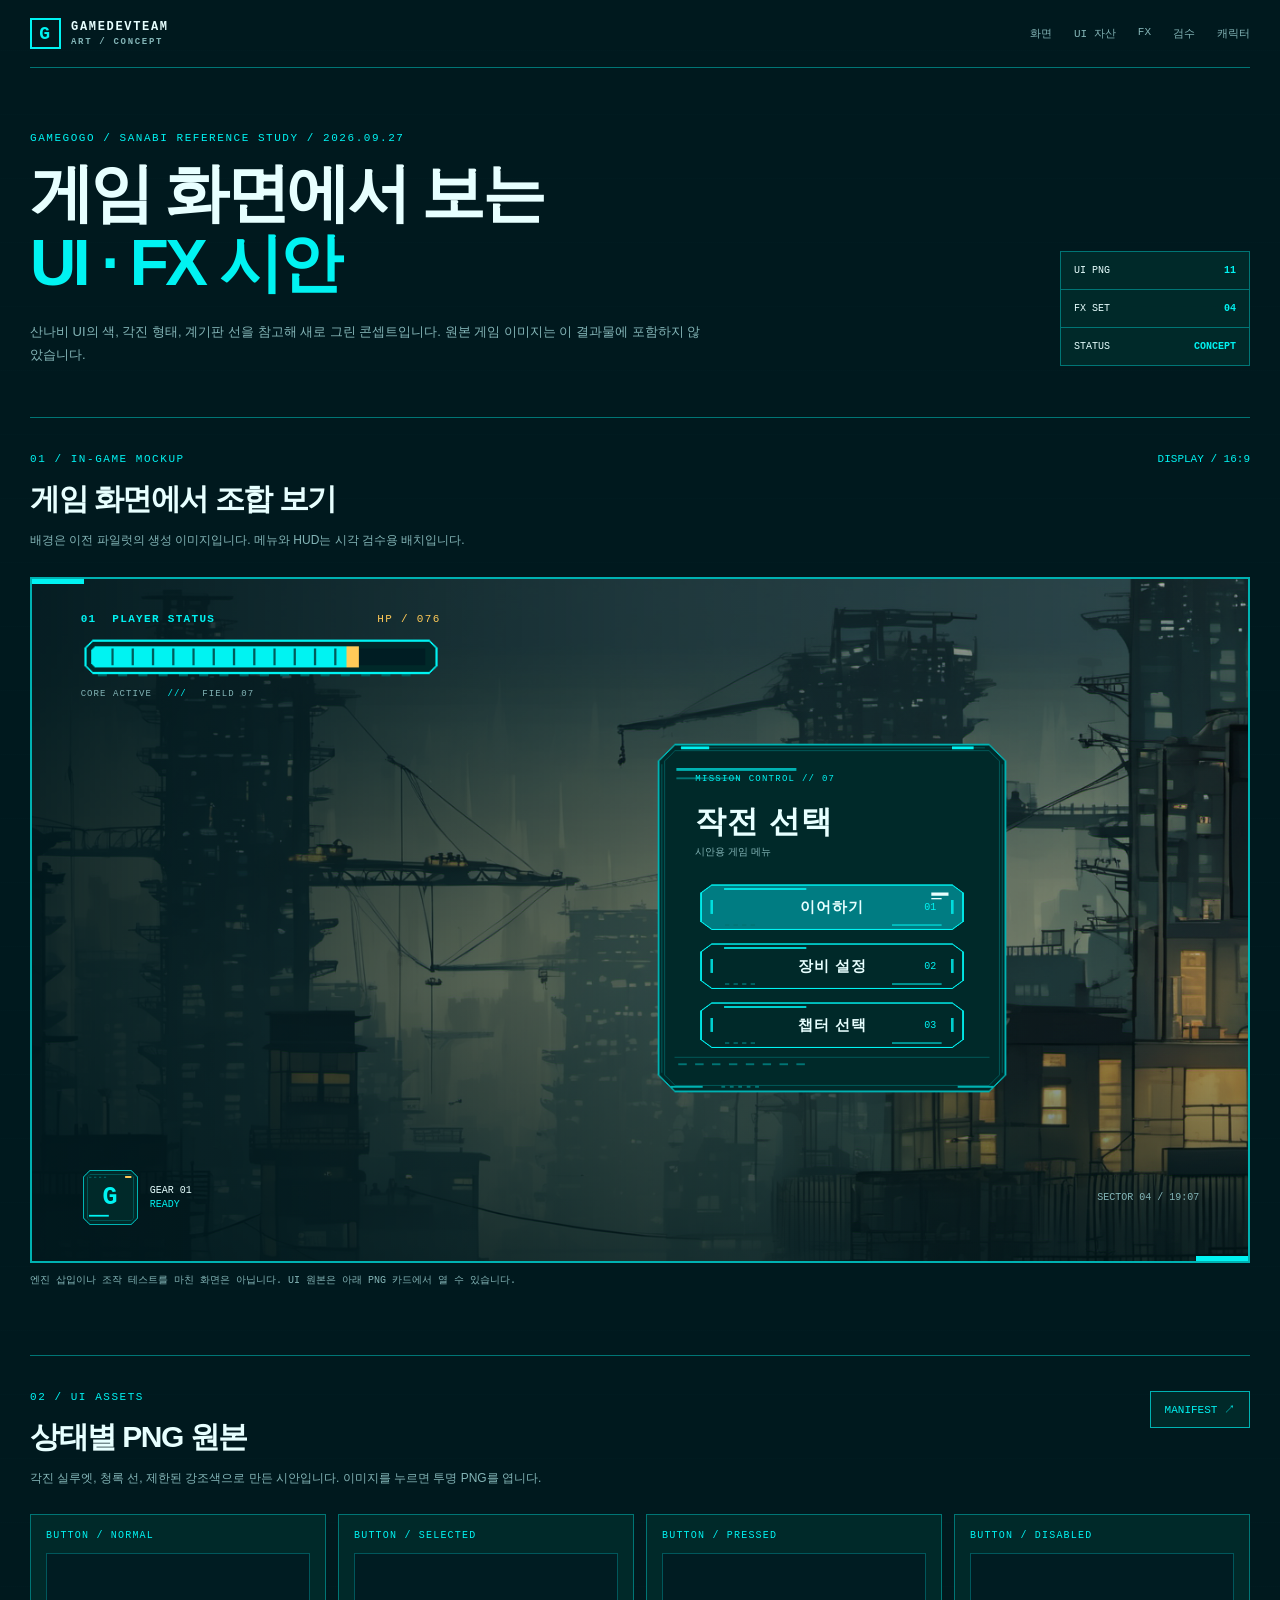
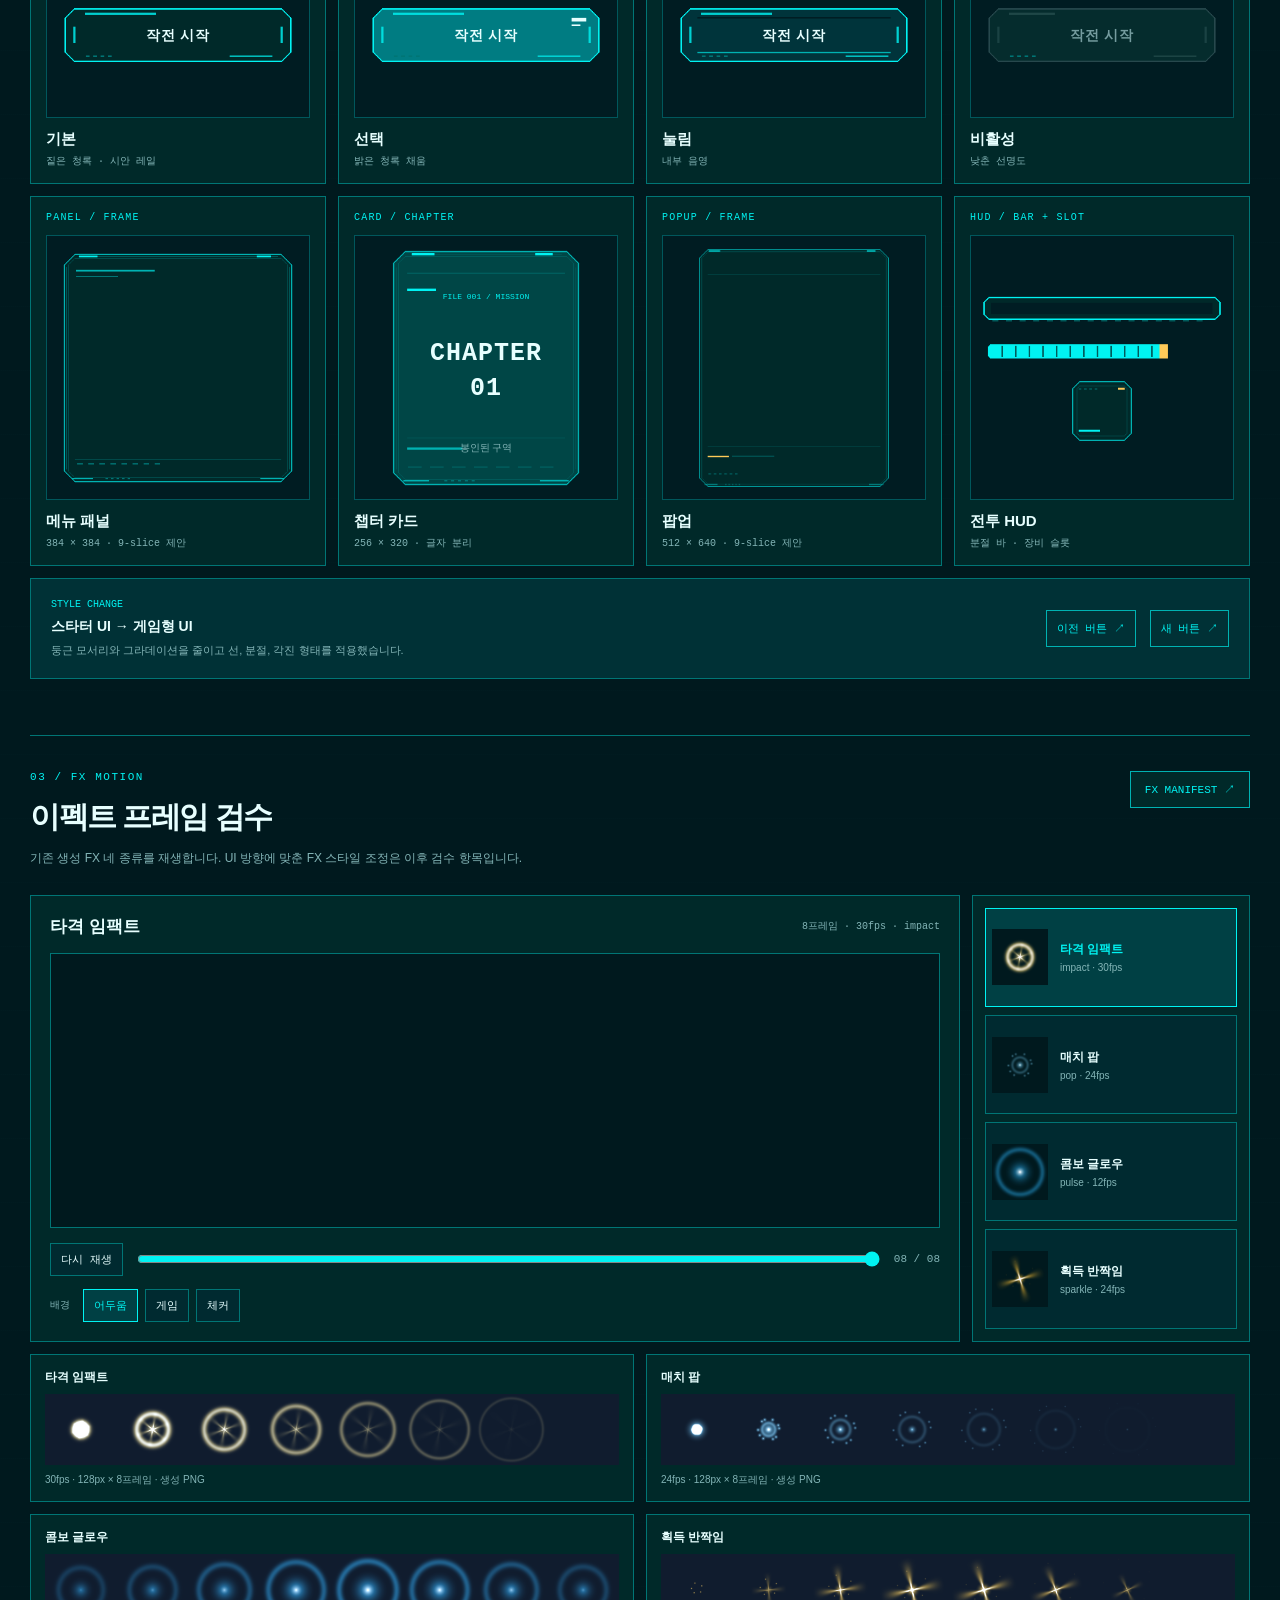
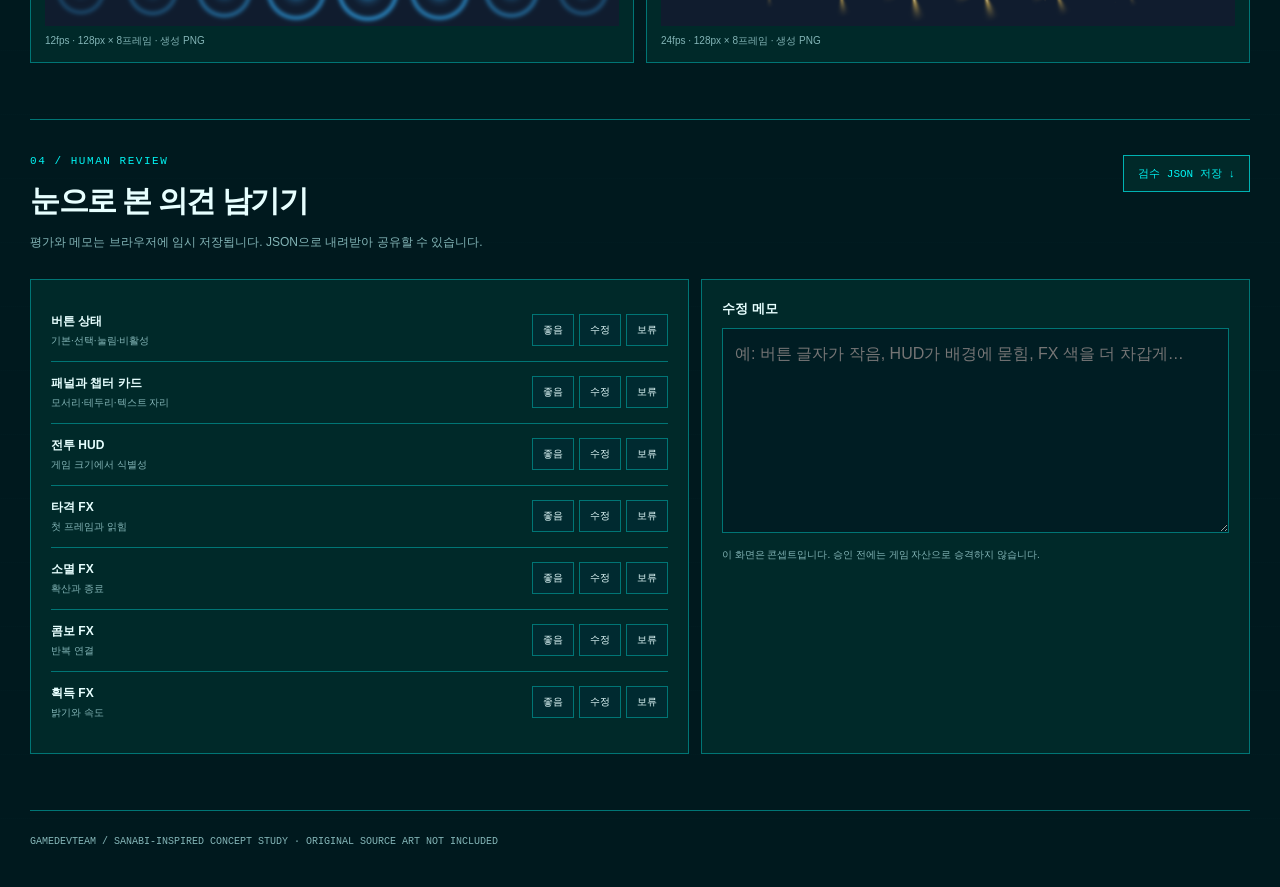
<file: out/art-review-dashboard/index.html>
<!doctype html>
<html lang="ko">
<head><meta charset="utf-8"><meta name="viewport" content="width=device-width,initial-scale=1"><title>게임 UI · FX 콘셉트 검수</title><link rel="stylesheet" href="game.css"></head>
<body><div class="shell">
<header><a class="brand" href="#top"><b>G</b><span>GAMEDEVTEAM<small>ART / CONCEPT</small></span></a><nav><a href="#screen">화면</a><a href="#assets">UI 자산</a><a href="#effects">FX</a><a href="#review">검수</a><a href="character.html">캐릭터</a></nav></header>
<main id="top">
<section class="intro"><div><p class="kicker">GAMEGOGO / SANABI REFERENCE STUDY / 2026.09.27</p><h1>게임 화면에서 보는<br><em>UI · FX 시안</em></h1><p>산나비 UI의 색, 각진 형태, 계기판 선을 참고해 새로 그린 콘셉트입니다. 원본 게임 이미지는 이 결과물에 포함하지 않았습니다.</p></div><div class="stats"><span>UI PNG <b>11</b></span><span>FX SET <b>04</b></span><span>STATUS <b>CONCEPT</b></span></div></section>
<section id="screen"><div class="heading"><div><p class="kicker">01 / IN-GAME MOCKUP</p><h2>게임 화면에서 조합 보기</h2><p>배경은 이전 파일럿의 생성 이미지입니다. 메뉴와 HUD는 시각 검수용 배치입니다.</p></div><small>DISPLAY / 16:9</small></div><div class="game-screen"><div class="shade"></div><div class="status"><div class="status-head"><b>01&nbsp; PLAYER STATUS</b><span>HP / 076</span></div><div class="hp"><img src="ui-game/bar_track.png" alt=""><img src="ui-game/bar_fill.png" alt=""></div><small>CORE ACTIVE <em>///</em> FIELD 07</small></div><div class="mission"><img class="mission-bg" src="ui-game/panel_frame.png" alt=""><div class="mission-content"><small>MISSION CONTROL // 07</small><h3>작전 선택</h3><p>시안용 게임 메뉴</p><div class="mission-buttons"><div class="ui-button"><img src="ui-game/btn_primary_selected.png" alt=""><b>이어하기</b><i>01</i></div><div class="ui-button"><img src="ui-game/btn_primary_normal.png" alt=""><b>장비 설정</b><i>02</i></div><div class="ui-button"><img src="ui-game/btn_primary_normal.png" alt=""><b>챕터 선택</b><i>03</i></div></div></div></div><div class="screen-bottom"><div class="slot"><img src="ui-game/skill_slot.png" alt=""><b>G</b></div><span>GEAR 01 <em>READY</em></span><small>SECTOR 04 / 19:07</small></div></div><p class="note">엔진 삽입이나 조작 테스트를 마친 화면은 아닙니다. UI 원본은 아래 PNG 카드에서 열 수 있습니다.</p></section>
<section id="assets"><div class="heading"><div><p class="kicker">02 / UI ASSETS</p><h2>상태별 PNG 원본</h2><p>각진 실루엣, 청록 선, 제한된 강조색으로 만든 시안입니다. 이미지를 누르면 투명 PNG를 엽니다.</p></div><a class="link" href="ui-game/manifest.json" target="_blank">MANIFEST ↗</a></div><div class="asset-grid buttons">
<a class="asset" href="ui-game/btn_primary_normal.png" target="_blank"><small>BUTTON / NORMAL</small><div class="view"><img src="ui-game/btn_primary_normal.png" alt="기본 버튼"><b>작전 시작</b></div><strong>기본</strong><span>짙은 청록 · 시안 레일</span></a>
<a class="asset" href="ui-game/btn_primary_selected.png" target="_blank"><small>BUTTON / SELECTED</small><div class="view"><img src="ui-game/btn_primary_selected.png" alt="선택 버튼"><b>작전 시작</b></div><strong>선택</strong><span>밝은 청록 채움</span></a>
<a class="asset" href="ui-game/btn_primary_pressed.png" target="_blank"><small>BUTTON / PRESSED</small><div class="view"><img src="ui-game/btn_primary_pressed.png" alt="눌림 버튼"><b>작전 시작</b></div><strong>눌림</strong><span>내부 음영</span></a>
<a class="asset" href="ui-game/btn_primary_disabled.png" target="_blank"><small>BUTTON / DISABLED</small><div class="view"><img src="ui-game/btn_primary_disabled.png" alt="비활성 버튼"><b>작전 시작</b></div><strong>비활성</strong><span>낮춘 선명도</span></a></div>
<div class="asset-grid components"><a class="asset" href="ui-game/panel_frame.png" target="_blank"><small>PANEL / FRAME</small><div class="view tall"><img src="ui-game/panel_frame.png" alt="메뉴 패널"></div><strong>메뉴 패널</strong><span>384 × 384 · 9-slice 제안</span></a><a class="asset" href="ui-game/chapter_card.png" target="_blank"><small>CARD / CHAPTER</small><div class="view tall chapter"><img src="ui-game/chapter_card.png" alt="챕터 카드"><div><small>FILE 001 / MISSION</small><b>CHAPTER<br>01</b><span>봉인된 구역</span></div></div><strong>챕터 카드</strong><span>256 × 320 · 글자 분리</span></a><a class="asset" href="ui-game/popup_bg.png" target="_blank"><small>POPUP / FRAME</small><div class="view tall"><img src="ui-game/popup_bg.png" alt="팝업 프레임"></div><strong>팝업</strong><span>512 × 640 · 9-slice 제안</span></a><div class="asset"><small>HUD / BAR + SLOT</small><div class="view tall hud-assets"><a href="ui-game/bar_track.png" target="_blank"><img src="ui-game/bar_track.png" alt="HUD 바 트랙"></a><a href="ui-game/bar_fill.png" target="_blank"><img src="ui-game/bar_fill.png" alt="HUD 바 채움"></a><a href="ui-game/skill_slot.png" target="_blank"><img src="ui-game/skill_slot.png" alt="스킬 슬롯"></a></div><strong>전투 HUD</strong><span>분절 바 · 장비 슬롯</span></div></div><div class="compare"><div><small>STYLE CHANGE</small><strong>스타터 UI → 게임형 UI</strong><p>둥근 모서리와 그라데이션을 줄이고 선, 분절, 각진 형태를 적용했습니다.</p></div><a href="ui/btn_primary_normal.png" target="_blank">이전 버튼 ↗</a><a href="ui-game/btn_primary_normal.png" target="_blank">새 버튼 ↗</a></div></section>
<section id="effects"><div class="heading"><div><p class="kicker">03 / FX MOTION</p><h2>이펙트 프레임 검수</h2><p>기존 생성 FX 네 종류를 재생합니다. UI 방향에 맞춘 FX 스타일 조정은 이후 검수 항목입니다.</p></div><a class="link" href="fx/manifest.json" target="_blank">FX MANIFEST ↗</a></div><div class="fx-layout"><div class="fx-player"><div class="fx-head"><strong id="fxName"></strong><small id="fxMeta"></small></div><div id="fxStage" class="fx-stage dark"><img id="fxFrame" alt="FX 프레임"></div><div class="controls"><button id="playButton" type="button">일시정지</button><input id="frameSlider" type="range" min="0" max="7" value="0" aria-label="FX 프레임"><span id="frameCount">01 / 08</span></div><div class="backgrounds"><span>배경</span><button data-bg="dark" class="active">어두움</button><button data-bg="game">게임</button><button data-bg="checker">체커</button></div></div><div class="fx-list" id="fxPicker"></div></div><div class="strips" id="stripGrid"></div></section>
<section id="review"><div class="heading"><div><p class="kicker">04 / HUMAN REVIEW</p><h2>눈으로 본 의견 남기기</h2><p>평가와 메모는 브라우저에 임시 저장됩니다. JSON으로 내려받아 공유할 수 있습니다.</p></div><button id="exportReview" class="link">검수 JSON 저장 ↓</button></div><div class="review-layout"><div id="reviewRows"></div><div class="notes"><label for="reviewNote">수정 메모</label><textarea id="reviewNote" rows="7" placeholder="예: 버튼 글자가 작음, HUD가 배경에 묻힘, FX 색을 더 차갑게…"></textarea><p>이 화면은 콘셉트입니다. 승인 전에는 게임 자산으로 승격하지 않습니다.</p></div></div></section>
</main><footer>GAMEDEVTEAM / SANABI-INSPIRED CONCEPT STUDY · ORIGINAL SOURCE ART NOT INCLUDED</footer></div><script src="game.js"></script></body></html>
</file>
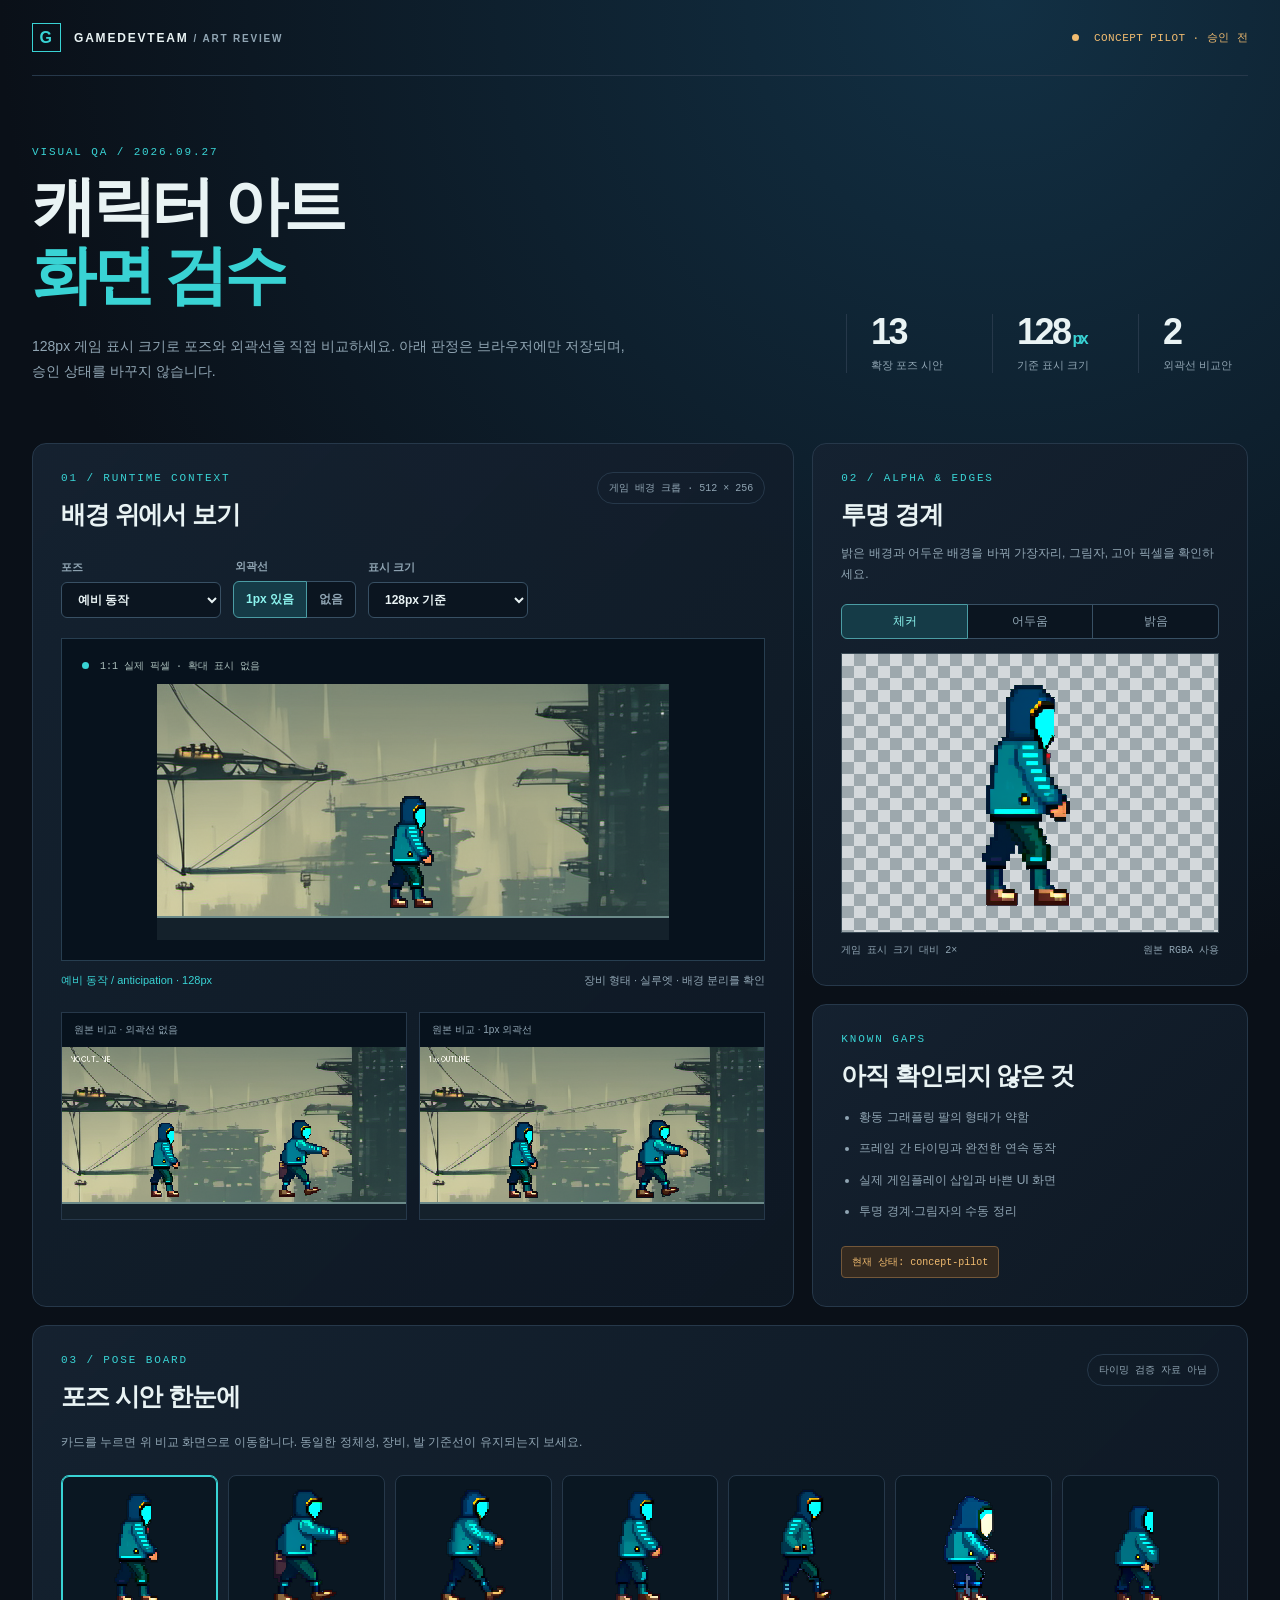
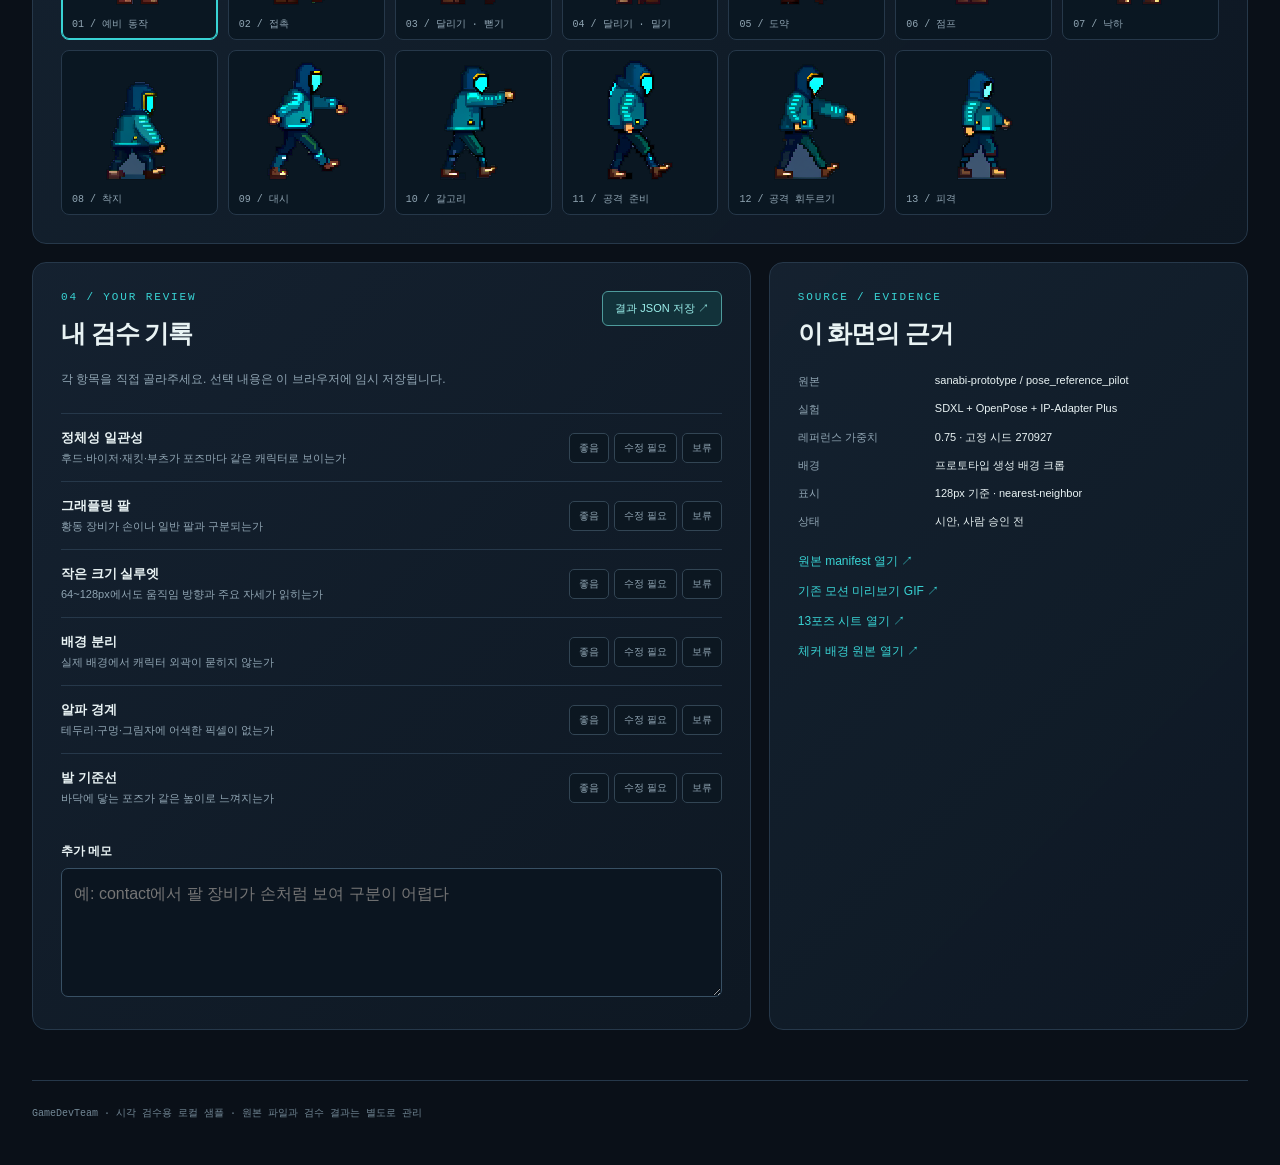
<file: out/art-review-dashboard/character.html>
<!doctype html>
<html lang="ko">
<head>
  <meta charset="utf-8">
  <meta name="viewport" content="width=device-width, initial-scale=1">
  <title>캐릭터 아트 시각 검수 | GameDevTeam</title>
  <link rel="stylesheet" href="style.css">
</head>
<body>
  <div class="shell">
    <header class="masthead">
      <div class="brand"><span class="brand-mark">G</span><span>GAMEDEVTEAM <small>/ ART REVIEW</small></span></div>
      <span class="top-status"><span class="status-dot"></span> CONCEPT PILOT · 승인 전</span>
    </header>
    <main>
      <section class="intro">
        <div><p class="eyebrow">VISUAL QA / 2026.09.27</p><h1>캐릭터 아트<br><em>화면 검수</em></h1><p class="lead">128px 게임 표시 크기로 포즈와 외곽선을 직접 비교하세요. 아래 판정은 브라우저에만 저장되며, 승인 상태를 바꾸지 않습니다.</p></div>
        <div class="intro-stats"><div><strong>13</strong><span>확장 포즈 시안</span></div><div><strong>128<span class="unit">px</span></strong><span>기준 표시 크기</span></div><div><strong>2</strong><span>외곽선 비교안</span></div></div>
      </section>

      <div class="workspace">
        <section class="panel viewer-panel" aria-labelledby="viewer-title">
          <div class="section-head"><div><p class="eyebrow">01 / RUNTIME CONTEXT</p><h2 id="viewer-title">배경 위에서 보기</h2></div><span class="pill">게임 배경 크롭 · 512 × 256</span></div>
          <div class="controls">
            <label>포즈<select id="poseSelect"></select></label>
            <fieldset><legend>외곽선</legend><button type="button" class="seg active" data-outline="on">1px 있음</button><button type="button" class="seg" data-outline="off">없음</button></fieldset>
            <label>표시 크기<select id="sizeSelect"><option value="128">128px 기준</option><option value="96">96px</option><option value="64">64px</option></select></label>
          </div>
          <div class="stage-wrap"><div class="stage-label"><span class="live-dot"></span> 1:1 실제 픽셀 · 확대 표시 없음</div><div class="stage" id="stage"><div class="ground"></div><img id="stageSprite" alt="선택한 캐릭터 포즈" draggable="false"></div></div>
          <div class="viewer-note"><span id="poseMeta">기준 포즈: anticipation</span><span>장비 형태 · 실루엣 · 배경 분리를 확인</span></div>
          <div class="compare"><div><span>원본 비교 · 외곽선 없음</span><img src="assets/runtime_readability_preview.png" class="preview-top" alt="외곽선 없는 두 포즈의 게임 배경 비교"></div><div><span>원본 비교 · 1px 외곽선</span><img src="assets/runtime_readability_preview.png" class="preview-bottom" alt="1픽셀 외곽선이 있는 두 포즈의 게임 배경 비교"></div></div>
        </section>

        <aside class="side">
          <section class="panel inspect-panel"><p class="eyebrow">02 / ALPHA & EDGES</p><h2>투명 경계</h2><p>밝은 배경과 어두운 배경을 바꿔 가장자리, 그림자, 고아 픽셀을 확인하세요.</p><div class="bg-control"><button type="button" class="bg-choice active" data-bg="checker">체커</button><button type="button" class="bg-choice" data-bg="dark">어두움</button><button type="button" class="bg-choice" data-bg="light">밝음</button></div><div class="alpha-stage checker" id="alphaStage"><img id="alphaSprite" alt="선택한 포즈의 알파 경계 확대 보기" draggable="false"></div><div class="mini-legend"><span>게임 표시 크기 대비 2×</span><span>원본 RGBA 사용</span></div></section>
          <section class="panel limits"><p class="eyebrow">KNOWN GAPS</p><h2>아직 확인되지 않은 것</h2><ul><li>황동 그래플링 팔의 형태가 약함</li><li>프레임 간 타이밍과 완전한 연속 동작</li><li>실제 게임플레이 삽입과 바쁜 UI 화면</li><li>투명 경계·그림자의 수동 정리</li></ul><span class="note-tag">현재 상태: concept-pilot</span></section>
        </aside>
      </div>

      <section class="panel motion-panel"><div class="section-head"><div><p class="eyebrow">03 / POSE BOARD</p><h2>포즈 시안 한눈에</h2></div><span class="pill">타이밍 검증 자료 아님</span></div><p class="section-sub">카드를 누르면 위 비교 화면으로 이동합니다. 동일한 정체성, 장비, 발 기준선이 유지되는지 보세요.</p><div id="poseGrid" class="pose-grid"></div></section>

      <section class="review-layout"><section class="panel checklist-panel"><div class="section-head"><div><p class="eyebrow">04 / YOUR REVIEW</p><h2>내 검수 기록</h2></div><button id="exportBtn" class="export" type="button">결과 JSON 저장 ↗</button></div><p class="section-sub">각 항목을 직접 골라주세요. 선택 내용은 이 브라우저에 임시 저장됩니다.</p><div id="checklist"></div><label class="notes-label" for="reviewNotes">추가 메모</label><textarea id="reviewNotes" rows="4" placeholder="예: contact에서 팔 장비가 손처럼 보여 구분이 어렵다"></textarea></section><section class="panel evidence-panel"><p class="eyebrow">SOURCE / EVIDENCE</p><h2>이 화면의 근거</h2><dl><dt>원본</dt><dd>sanabi-prototype / pose_reference_pilot</dd><dt>실험</dt><dd>SDXL + OpenPose + IP-Adapter Plus</dd><dt>레퍼런스 가중치</dt><dd>0.75 · 고정 시드 270927</dd><dt>배경</dt><dd>프로토타입 생성 배경 크롭</dd><dt>표시</dt><dd>128px 기준 · nearest-neighbor</dd><dt>상태</dt><dd>시안, 사람 승인 전</dd></dl><a href="assets/pilot-manifest.json" target="_blank" rel="noopener">원본 manifest 열기 ↗</a><a href="assets/motion_preview.gif" target="_blank" rel="noopener">기존 모션 미리보기 GIF ↗</a><a href="assets/motion_sheet_128.png" target="_blank" rel="noopener">13포즈 시트 열기 ↗</a><a href="assets/spritesheet_checker_preview.png" target="_blank" rel="noopener">체커 배경 원본 열기 ↗</a></section></section>
    </main>
    <footer>GameDevTeam · 시각 검수용 로컬 샘플 · 원본 파일과 검수 결과는 별도로 관리</footer>
  </div>
  <script src="app.js"></script>
</body>
</html>
</file>
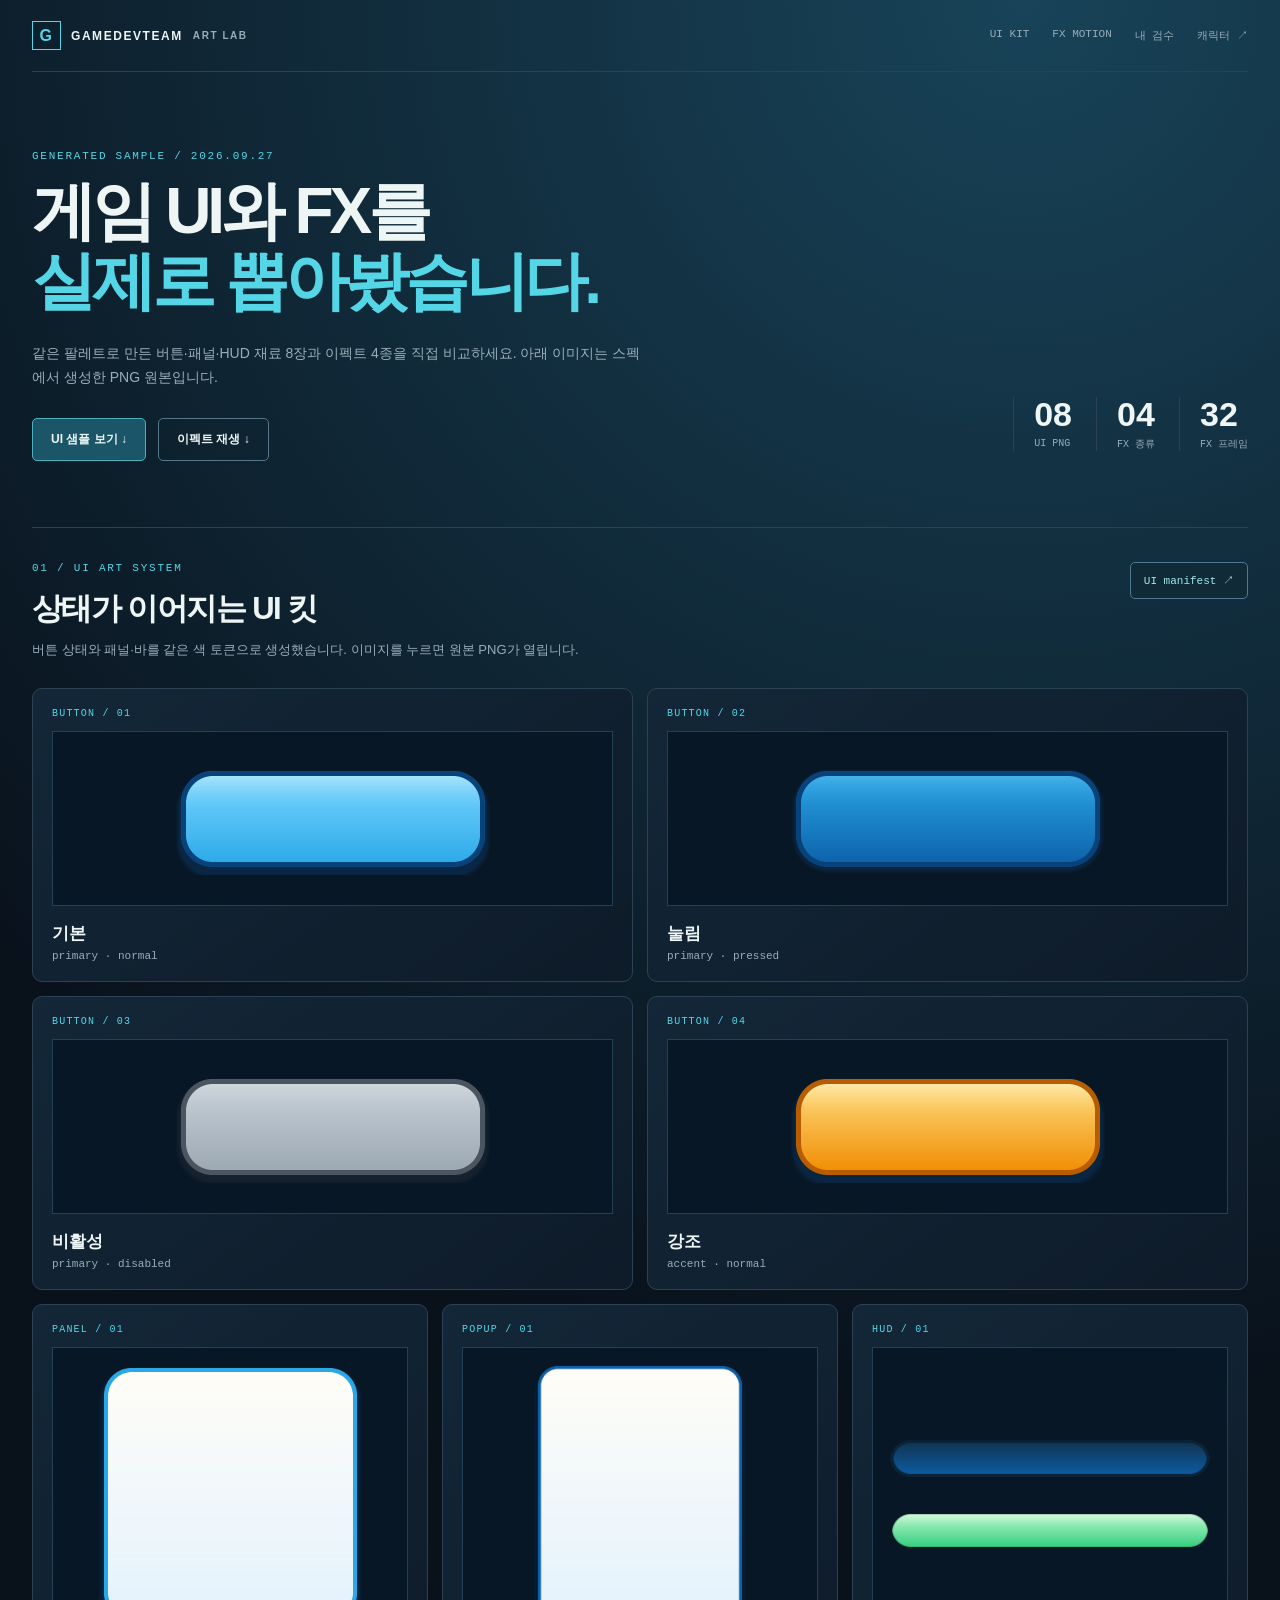
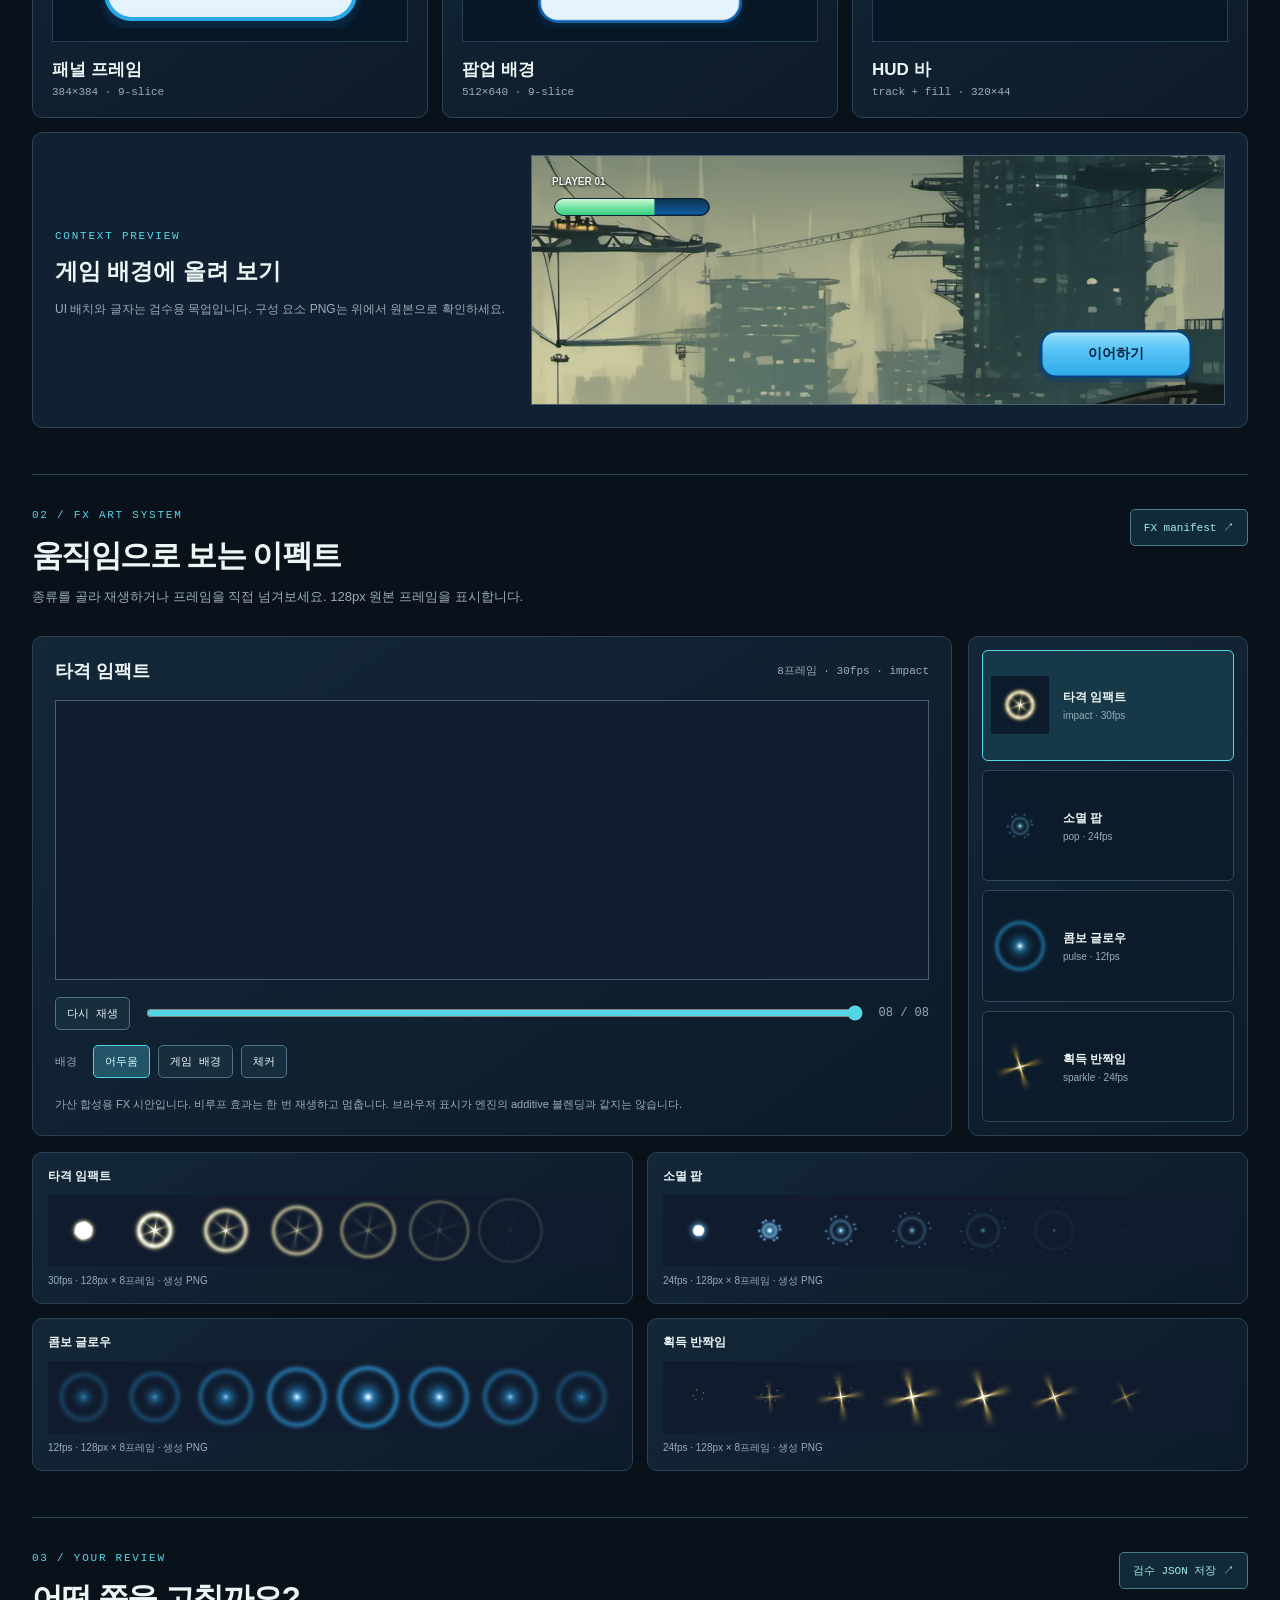
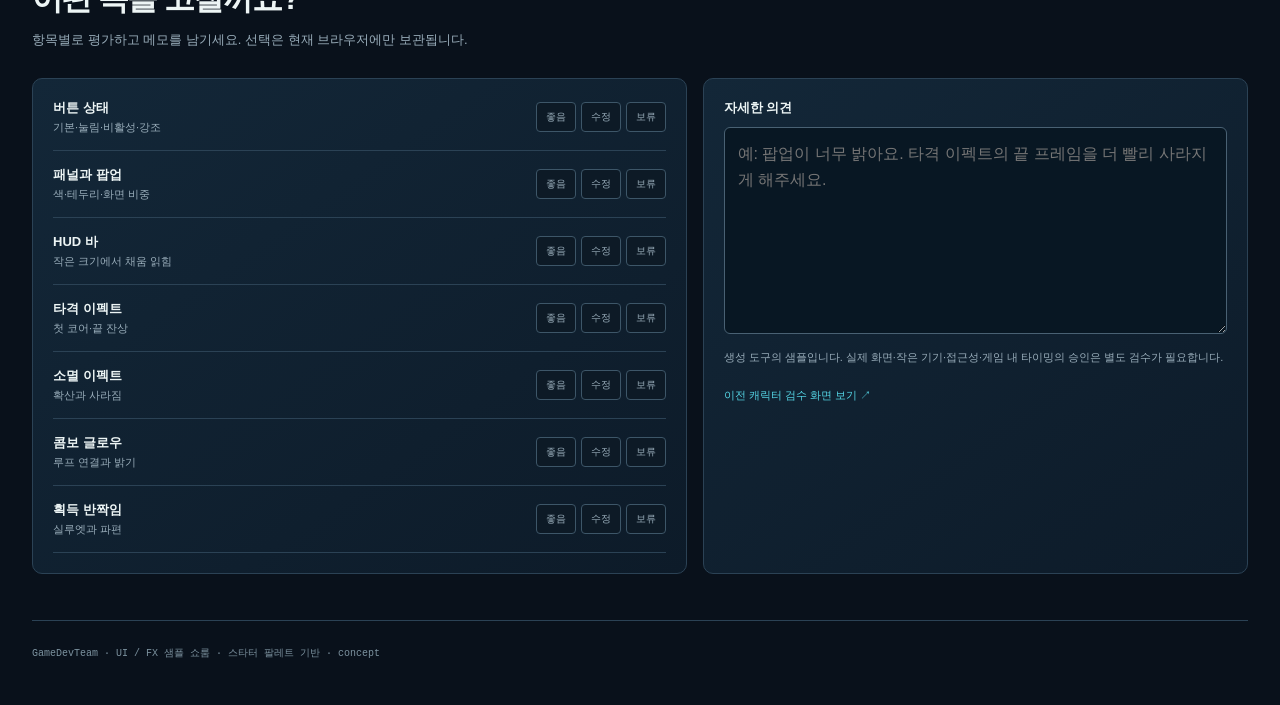
<file: out/art-review-dashboard/starter.html>
<!doctype html>
<html lang="ko"><head><meta charset="utf-8"><meta name="viewport" content="width=device-width, initial-scale=1"><title>GameDevTeam · UI & FX 샘플</title><link rel="stylesheet" href="samples.css"></head>
<body><div class="shell"><header><a class="logo" href="#top"><b>G</b> GAMEDEVTEAM <small>ART LAB</small></a><nav><a href="#ui">UI KIT</a><a href="#fx">FX MOTION</a><a href="#review">내 검수</a><a href="character.html">캐릭터 ↗</a></nav></header><main id="top">
<section class="hero"><div><p class="eyebrow">GENERATED SAMPLE / 2026.09.27</p><h1>게임 UI와 FX를<br><em>실제로 뽑아봤습니다.</em></h1><p>같은 팔레트로 만든 버튼·패널·HUD 재료 8장과 이펙트 4종을 직접 비교하세요. 아래 이미지는 스펙에서 생성한 PNG 원본입니다.</p><div class="hero-actions"><a href="#ui">UI 샘플 보기 ↓</a><a href="#fx">이펙트 재생 ↓</a></div></div><div class="metrics"><div><strong>08</strong><span>UI PNG</span></div><div><strong>04</strong><span>FX 종류</span></div><div><strong>32</strong><span>FX 프레임</span></div></div></section>
<section id="ui" class="section"><div class="section-title"><div><p class="eyebrow">01 / UI ART SYSTEM</p><h2>상태가 이어지는 UI 킷</h2><p>버튼 상태와 패널·바를 같은 색 토큰으로 생성했습니다. 이미지를 누르면 원본 PNG가 열립니다.</p></div><a class="manifest" href="ui/manifest.json" target="_blank">UI manifest ↗</a></div><div class="button-grid">
<a class="card" href="ui/btn_primary_normal.png" target="_blank"><span>BUTTON / 01</span><div class="card-image"><img src="ui/btn_primary_normal.png" alt="기본 버튼"></div><strong>기본</strong><small>primary · normal</small></a>
<a class="card" href="ui/btn_primary_pressed.png" target="_blank"><span>BUTTON / 02</span><div class="card-image"><img src="ui/btn_primary_pressed.png" alt="눌린 버튼"></div><strong>눌림</strong><small>primary · pressed</small></a>
<a class="card" href="ui/btn_primary_disabled.png" target="_blank"><span>BUTTON / 03</span><div class="card-image"><img src="ui/btn_primary_disabled.png" alt="비활성 버튼"></div><strong>비활성</strong><small>primary · disabled</small></a>
<a class="card" href="ui/btn_accent_normal.png" target="_blank"><span>BUTTON / 04</span><div class="card-image"><img src="ui/btn_accent_normal.png" alt="강조 버튼"></div><strong>강조</strong><small>accent · normal</small></a></div><div class="component-grid">
<a class="card" href="ui/panel_frame.png" target="_blank"><span>PANEL / 01</span><div class="component-image"><img src="ui/panel_frame.png" alt="패널 프레임"></div><strong>패널 프레임</strong><small>384×384 · 9-slice</small></a>
<a class="card" href="ui/popup_bg.png" target="_blank"><span>POPUP / 01</span><div class="component-image"><img src="ui/popup_bg.png" alt="팝업 배경"></div><strong>팝업 배경</strong><small>512×640 · 9-slice</small></a>
<div class="card"><span>HUD / 01</span><div class="component-image bars"><a href="ui/bar_track.png" target="_blank"><img src="ui/bar_track.png" alt="HUD 바 트랙"></a><a href="ui/bar_fill.png" target="_blank"><img src="ui/bar_fill.png" alt="HUD 바 채움"></a></div><strong>HUD 바</strong><small>track + fill · 320×44</small></div></div>
<div class="context"><div><p class="eyebrow">CONTEXT PREVIEW</p><h3>게임 배경에 올려 보기</h3><p>UI 배치와 글자는 검수용 목업입니다. 구성 요소 PNG는 위에서 원본으로 확인하세요.</p></div><div class="scene"><div class="scene-hud"><span>PLAYER 01</span><img src="ui/bar_track.png" alt=""><img src="ui/bar_fill.png" alt=""></div><div class="scene-button"><img src="ui/btn_primary_normal.png" alt=""><b>이어하기</b></div></div></div></section>
<section id="fx" class="section"><div class="section-title"><div><p class="eyebrow">02 / FX ART SYSTEM</p><h2>움직임으로 보는 이펙트</h2><p>종류를 골라 재생하거나 프레임을 직접 넘겨보세요. 128px 원본 프레임을 표시합니다.</p></div><a class="manifest" href="fx/manifest.json" target="_blank">FX manifest ↗</a></div><div class="fx-layout"><div class="fx-player"><div class="player-head"><strong id="fxName">타격 임팩트</strong><span id="fxMeta">8프레임 · 30fps</span></div><div class="fx-stage dark" id="fxStage"><img id="fxFrame" alt="선택한 이펙트 프레임"></div><div class="play-controls"><button id="playButton" type="button">일시정지</button><input id="frameSlider" type="range" min="0" max="7" value="0" aria-label="이펙트 프레임"><span id="frameCount">01 / 08</span></div><div class="bg-buttons"><span>배경</span><button data-fx-bg="dark" class="active">어두움</button><button data-fx-bg="game">게임 배경</button><button data-fx-bg="checker">체커</button></div><p class="player-note">가산 합성용 FX 시안입니다. 비루프 효과는 한 번 재생하고 멈춥니다. 브라우저 표시가 엔진의 additive 블렌딩과 같지는 않습니다.</p></div><div class="fx-picker" id="fxPicker"></div></div><div class="strip-grid" id="stripGrid"></div></section>
<section id="review" class="section"><div class="section-title"><div><p class="eyebrow">03 / YOUR REVIEW</p><h2>어떤 쪽을 고칠까요?</h2><p>항목별로 평가하고 메모를 남기세요. 선택은 현재 브라우저에만 보관됩니다.</p></div><button id="exportReview" class="manifest">검수 JSON 저장 ↗</button></div><div class="review-grid"><div id="reviewRows"></div><div class="review-notes"><label for="reviewNote">자세한 의견</label><textarea id="reviewNote" rows="7" placeholder="예: 팝업이 너무 밝아요. 타격 이펙트의 끝 프레임을 더 빨리 사라지게 해주세요."></textarea><p>생성 도구의 샘플입니다. 실제 화면·작은 기기·접근성·게임 내 타이밍의 승인은 별도 검수가 필요합니다.</p><a href="character.html">이전 캐릭터 검수 화면 보기 ↗</a></div></div></section>
</main><footer>GameDevTeam · UI / FX 샘플 쇼룸 · 스타터 팔레트 기반 · concept</footer></div><script src="samples.js"></script></body></html>
</file>
<file: out/art-review-dashboard/game.css>
:root{color-scheme:dark;--bg:#00191e;--panel:#002929;--surface:#003a3c;--line:#007575;--cyan:#00f3f2;--dim:#00b2b2;--amber:#ffca58;--white:#e7ffff;--muted:#83b5b7}*{box-sizing:border-box}html{scroll-behavior:smooth}body{margin:0;background:repeating-linear-gradient(0deg,transparent 0,transparent 63px,#0a34381f 64px),var(--bg);color:var(--white);font-family:'Malgun Gothic','Apple SD Gothic Neo',Arial,sans-serif}a{color:inherit;text-decoration:none}button,input,textarea{font:inherit}button{cursor:pointer}.shell{max-width:1440px;margin:auto;padding:0 30px}header{height:68px;display:flex;align-items:center;justify-content:space-between;border-bottom:1px solid var(--line);gap:18px}.brand{display:flex;align-items:center;gap:10px;font:700 12px Consolas,monospace;letter-spacing:.14em}.brand>b{display:grid;place-items:center;width:31px;height:31px;border:2px solid var(--cyan);color:var(--cyan);font-size:18px}.brand small{display:block;color:var(--muted);font-size:9px;margin-top:3px}nav{display:flex;gap:22px}nav a{font:11px Consolas,'Malgun Gothic',monospace;color:var(--muted)}nav a:hover{color:var(--cyan)}.intro{display:flex;justify-content:space-between;align-items:end;gap:25px;padding:64px 0 51px}.kicker,.heading>small,.link,.asset>small,.asset>span,.stats,.note,.compare small,.status,.mission-content>small,.screen-bottom,.fx-head small,.controls,.backgrounds,footer{font-family:Consolas,'Malgun Gothic',monospace}.kicker{color:var(--cyan);font-size:11px;letter-spacing:.14em;margin:0 0 14px}.intro h1{font-size:clamp(42px,5vw,70px);letter-spacing:-.055em;line-height:1.1;margin:0}.intro h1 em{font-style:normal;color:var(--cyan)}.intro p:not(.kicker){font-size:13px;line-height:1.75;color:var(--muted);max-width:680px;margin:22px 0 0}.stats{display:grid;gap:1px;min-width:190px;background:var(--line);border:1px solid var(--line);font-size:10px}.stats span{display:flex;justify-content:space-between;background:var(--panel);padding:13px}.stats b{color:var(--cyan)}main>section:not(.intro){border-top:1px solid var(--line);padding:35px 0 56px}.heading{display:flex;align-items:start;justify-content:space-between;gap:20px;margin-bottom:26px}.heading h2{margin:0 0 10px;font-size:30px;letter-spacing:-.05em}.heading p:not(.kicker){margin:0;font-size:12px;line-height:1.7;color:var(--muted)}.heading>small,.link{font-size:11px;color:var(--cyan);white-space:nowrap}.link{display:inline-block;border:1px solid var(--dim);background:var(--panel);padding:10px 14px;border-radius:0}.link:hover{background:var(--surface)}.game-screen{position:relative;aspect-ratio:16/9;max-height:690px;min-height:420px;border:2px solid var(--dim);overflow:hidden;background:#05202b url('assets/background.png') center/cover no-repeat}.game-screen:before,.game-screen:after{content:'';position:absolute;width:52px;height:5px;background:var(--cyan);z-index:4}.game-screen:before{left:0;top:0}.game-screen:after{right:0;bottom:0}.shade{position:absolute;inset:0;background:linear-gradient(90deg,#00181de8,#00181d79 50%,#00181d33),linear-gradient(0deg,#00191b9a,transparent 40%)}.status{position:absolute;top:5%;left:4%;width:min(33%,360px)}.status-head{display:flex;gap:9px;justify-content:space-between;align-items:center;color:var(--cyan);font-size:11px;letter-spacing:.12em}.status-head span{color:var(--amber)}.hp{position:relative;margin-top:9px}.hp img{display:block;width:100%}.hp img:last-child{position:absolute;left:0;top:0}.status>small{font-size:9px;color:var(--muted);letter-spacing:.12em}.status em{color:var(--cyan);font-style:normal;margin:0 9px}.mission{position:absolute;top:50%;bottom:auto;left:51%;width:min(35%,360px);aspect-ratio:1;transform:translateY(-50%)}.mission-bg{width:100%;height:100%}.mission-content{position:absolute;inset:10% 12%;display:flex;flex-direction:column;align-items:start}.mission-content>small{font-size:9px;color:var(--cyan);letter-spacing:.14em}.mission h3{font-size:clamp(18px,2.5vw,31px);margin:17px 0 2px;letter-spacing:.03em}.mission p{font-size:10px;color:var(--muted);margin:0 0 auto}.mission-buttons{width:100%;display:grid;gap:4px;margin-bottom:12px}.ui-button{position:relative;width:100%;height:clamp(38px,4.3vw,55px);display:flex;align-items:center;justify-content:center}.ui-button img{position:absolute;inset:0;width:100%;height:100%}.ui-button b{z-index:1;font-size:clamp(11px,1.15vw,15px);letter-spacing:.06em}.ui-button i{position:absolute;right:12%;z-index:1;font:10px Consolas,monospace;color:var(--cyan)}.screen-bottom{position:absolute;left:4%;right:4%;bottom:5%;display:flex;align-items:center;gap:10px;font-size:10px}.slot{position:relative;width:59px;height:59px}.slot img{width:100%}.slot b{position:absolute;inset:0;display:grid;place-items:center;color:var(--cyan);font:bold 25px Consolas,monospace}.screen-bottom em{display:block;color:var(--cyan);font-style:normal;margin-top:3px}.screen-bottom small{margin-left:auto;color:var(--muted);font-size:10px}.note{font-size:10px;color:var(--muted);line-height:1.6}.asset-grid{display:grid;grid-template-columns:repeat(4,minmax(0,1fr));gap:12px}.components{margin-top:12px}.asset{min-width:0;display:flex;flex-direction:column;padding:15px;background:var(--panel);border:1px solid var(--line)}a.asset:hover{border-color:var(--cyan)}.asset>small{font-size:10px;color:var(--cyan);letter-spacing:.12em}.asset>strong{font-size:15px}.asset>span{font-size:10px;color:var(--muted);margin-top:5px}.view{height:165px;position:relative;display:flex;align-items:center;justify-content:center;margin:12px 0;background:#001c22;border:1px solid #00575c;overflow:hidden}.view>img{max-width:90%;max-height:90%;object-fit:contain}.buttons .view img{width:94%}.buttons .view b{position:absolute;font-size:14px;letter-spacing:.05em}.buttons .asset:nth-child(4) .view b{color:#759c9f}.view.tall{height:265px}.view.tall>img{max-height:92%}.chapter>div{position:absolute;top:21%;bottom:17%;left:20%;right:20%;display:flex;flex-direction:column;align-items:center;justify-content:space-between;text-align:center}.chapter>div small{font:8px Consolas,monospace;color:var(--cyan)}.chapter>div b{font:bold 25px/1.4 Consolas,monospace;letter-spacing:.04em}.chapter>div span{font-size:10px;color:var(--muted)}.hud-assets{flex-direction:column;gap:10px}.hud-assets a{display:block;width:92%;text-align:center}.hud-assets a img{display:block;max-width:100%;max-height:70px;margin:auto}.hud-assets a:last-child img{width:64px}.compare{display:flex;align-items:center;gap:14px;border:1px solid var(--line);background:#003136;padding:20px;margin-top:12px}.compare>div{margin-right:auto}.compare small{display:block;color:var(--cyan);font-size:10px;margin-bottom:7px}.compare strong{font-size:14px}.compare p{font-size:11px;color:var(--muted);margin:7px 0 0}.compare a{border:1px solid var(--dim);font:11px Consolas,monospace;color:var(--cyan);padding:10px;white-space:nowrap}.fx-layout{display:grid;grid-template-columns:minmax(0,1fr) 278px;gap:12px}.fx-player,.fx-list,.strips>a,.review-layout>div{border:1px solid var(--line);background:var(--panel)}.fx-player{padding:19px}.fx-head{display:flex;justify-content:space-between;align-items:center;gap:10px}.fx-head strong{font-size:17px}.fx-head small{font-size:10px;color:var(--muted)}.fx-stage{height:275px;display:grid;place-items:center;border:1px solid var(--line);margin:15px 0;overflow:hidden}.fx-stage.dark{background:#00191e}.fx-stage.game{background:#05202b url('assets/background.png') center/cover no-repeat}.fx-stage.checker{background-color:#a8b7b9;background-image:linear-gradient(45deg,#6a8184 25%,transparent 25%),linear-gradient(-45deg,#6a8184 25%,transparent 25%),linear-gradient(45deg,transparent 75%,#6a8184 75%),linear-gradient(-45deg,transparent 75%,#6a8184 75%);background-size:24px 24px;background-position:0 0,0 12px,12px -12px,-12px 0}.fx-stage img{width:128px;height:128px;object-fit:contain}.controls{display:flex;align-items:center;gap:12px;font-size:11px}.controls button,.backgrounds button,.fx-list button,.vote button{border:1px solid var(--line);background:#002a30;color:var(--white);border-radius:0;padding:8px 10px;font-size:11px}.controls input{flex:1;accent-color:var(--cyan)}.controls span{white-space:nowrap;color:var(--muted)}.backgrounds{display:flex;gap:7px;align-items:center;margin-top:13px;font-size:10px}.backgrounds span{color:var(--muted);margin-right:6px}.backgrounds button.active,.fx-list button.active,.vote button.active{border-color:var(--cyan);color:var(--cyan);background:#004044}.fx-list{display:grid;gap:8px;padding:12px}.fx-list button{display:grid;grid-template-columns:58px 1fr;align-items:center;gap:10px;text-align:left;padding:6px}.fx-list img{width:56px;height:56px;object-fit:cover;object-position:left;background:#00191e}.fx-list strong{display:block;font-size:12px}.fx-list small{display:block;font-size:10px;color:var(--muted);margin-top:4px}.strips{display:grid;grid-template-columns:repeat(2,minmax(0,1fr));gap:12px;margin-top:12px}.strips>a{display:block;padding:14px;min-width:0}.strips span{display:block;font-size:12px;font-weight:bold;margin-bottom:8px}.strips img{display:block;width:100%;height:auto;background:#00191e}.strips small{display:block;color:var(--muted);font-size:10px;margin-top:8px}.review-layout{display:grid;grid-template-columns:1.2fr 1fr;gap:12px}.review-layout>div{padding:20px}.review-row{display:grid;grid-template-columns:1fr auto;align-items:center;gap:10px;padding:13px 0;border-bottom:1px solid var(--line)}.review-row:last-child{border:0}.review-row strong{display:block;font-size:12px}.review-row small{display:block;color:var(--muted);font-size:10px;margin-top:4px}.vote{display:flex;gap:5px}.vote button{font-size:10px}.notes label{display:block;font-size:13px;font-weight:bold;margin-bottom:10px}.notes textarea{width:100%;resize:vertical;padding:12px;border:1px solid var(--line);border-radius:0;background:#001d23;color:var(--white);line-height:1.6}.notes p{font-size:10px;color:var(--muted);line-height:1.6}footer{border-top:1px solid var(--line);padding:25px 0 35px;color:var(--muted);font-size:10px}
@media(max-width:960px){header{height:auto;padding:16px 0;display:block}nav{margin-top:15px;flex-wrap:wrap;gap:10px 18px}.asset-grid{grid-template-columns:repeat(2,minmax(0,1fr))}.fx-layout,.review-layout{grid-template-columns:1fr}.fx-list{grid-template-columns:repeat(2,1fr)}}
@media(max-width:620px){.shell{padding:0 15px}.intro{display:block;padding:44px 0}.stats{margin-top:24px;grid-template-columns:repeat(3,1fr);min-width:0}.stats span{display:block;padding:10px}.stats b{display:block;margin-top:5px}.heading{display:block}.heading>small,.link{margin-top:16px}.game-screen{min-height:310px}.status{width:42%;left:3%;top:4%}.status-head{font-size:8px}.status-head span{display:none}.mission{left:45%;width:49%;top:5%;bottom:auto}.mission-content>small,.mission p{font-size:7px}.mission h3{margin:6px 0 0;font-size:15px}.mission-buttons{gap:1px;margin-bottom:4px}.ui-button{height:30px}.ui-button b{font-size:9px}.ui-button i{display:none}.screen-bottom{bottom:3%}.slot{width:39px;height:39px}.slot b{font-size:18px}.screen-bottom small{display:none}.asset-grid,.strips{grid-template-columns:1fr}.compare{display:block}.compare a{display:inline-block;margin-top:12px;margin-right:6px}.fx-list{grid-template-columns:1fr}.review-row{display:block}.vote{margin-top:9px}.backgrounds{flex-wrap:wrap}}
</file>
<file: out/art-review-dashboard/style.css>
:root{color-scheme:dark;--bg:#0a1018;--panel:#111b27;--panel2:#152231;--line:#26384a;--text:#e9f3f4;--muted:#90a5b3;--cyan:#39d3d4;--amber:#f1bc70;--red:#f08378}
*{box-sizing:border-box}body{margin:0;background:radial-gradient(circle at 78% 0,#123044 0,transparent 34%),var(--bg);color:var(--text);font-family:Manrope,'Malgun Gothic',sans-serif}button,select,textarea{font:inherit}button{cursor:pointer}.shell{max-width:1480px;margin:auto;padding:0 32px}.masthead{height:76px;border-bottom:1px solid var(--line);display:flex;align-items:center;justify-content:space-between}.brand{display:flex;gap:13px;align-items:center;font-size:12px;font-weight:800;letter-spacing:.15em}.brand small{color:var(--muted);font-size:10px}.brand-mark{display:grid;place-items:center;width:29px;height:29px;border:1px solid var(--cyan);color:var(--cyan);font-size:16px}.top-status,.eyebrow,.pill,.stage-label,.mini-legend,.note-tag,footer{font-family:'DM Mono',Consolas,monospace}.top-status{font-size:11px;letter-spacing:.04em;color:var(--amber)}.status-dot,.live-dot{display:inline-block;width:7px;height:7px;border-radius:50%;background:var(--amber);margin-right:8px}.intro{display:flex;justify-content:space-between;gap:50px;align-items:end;padding:70px 0 60px}.eyebrow{font-size:11px;letter-spacing:.17em;color:var(--cyan);margin:0 0 14px}.intro h1{font-size:clamp(46px,5vw,76px);line-height:1.08;letter-spacing:-.07em;margin:0;font-weight:800}.intro h1 em{color:var(--cyan);font-style:normal}.lead{color:var(--muted);max-width:600px;line-height:1.75;margin:24px 0 0;font-size:14px}.intro-stats{display:flex;gap:36px;padding-bottom:10px}.intro-stats div{display:flex;flex-direction:column;gap:8px;border-left:1px solid var(--line);padding-left:24px;min-width:110px}.intro-stats strong{font-size:36px;line-height:1;font-weight:700;letter-spacing:-.07em}.intro-stats .unit{font-size:16px;color:var(--cyan);margin-left:3px}.intro-stats span:not(.unit){font-size:11px;color:var(--muted)}.workspace{display:grid;grid-template-columns:minmax(0,1.75fr) minmax(320px,1fr);gap:18px}.panel{background:linear-gradient(135deg,rgba(21,34,49,.95),rgba(14,24,35,.98));border:1px solid var(--line);border-radius:14px;padding:28px}.section-head{display:flex;justify-content:space-between;align-items:start;gap:20px}.section-head h2,.panel h2{font-size:25px;letter-spacing:-.045em;margin:0 0 20px}.pill{color:var(--muted);border:1px solid var(--line);padding:8px 11px;border-radius:30px;font-size:10px;white-space:nowrap}.controls{display:flex;gap:12px;align-items:end;margin:8px 0 20px;flex-wrap:wrap}.controls label,.controls fieldset{font-size:11px;color:var(--muted);font-weight:700}.controls label{display:flex;flex-direction:column;gap:7px}.controls select{min-width:160px;background:#0b1520;border:1px solid #385064;border-radius:6px;color:var(--text);padding:9px 12px;font-size:12px}.controls fieldset{border:0;padding:0;margin:0;white-space:nowrap}.controls legend{margin-bottom:7px}.seg,.bg-choice{border:1px solid #385064;background:#0b1520;color:var(--muted);padding:9px 12px;font-size:12px}.seg:first-of-type,.bg-choice:first-child{border-radius:6px 0 0 6px}.seg:last-of-type,.bg-choice:last-child{border-radius:0 6px 6px 0}.seg+.seg,.bg-choice+.bg-choice{border-left:0}.seg.active,.bg-choice.active{background:#153b47;color:#8df4ef;border-color:#4b9ca4}.stage-wrap{display:flex;flex-direction:column;align-items:center;justify-content:center;background:#07121d;border:1px solid #273e50;padding:20px;overflow:auto}.stage-label{font-size:10px;color:#acc0bd;margin-bottom:11px;align-self:flex-start}.live-dot{background:var(--cyan);margin-right:5px}.stage{width:512px;height:256px;position:relative;flex:none;background-image:url('assets/background.png');background-repeat:no-repeat;background-position:-416px -250px;background-size:1344px 768px;overflow:hidden;image-rendering:pixelated}.ground{position:absolute;bottom:0;left:0;width:100%;height:24px;background:#14212b;border-top:2px solid #6c8b8a}.stage img{position:absolute;bottom:25px;left:50%;transform:translateX(-50%);width:128px;height:128px;object-fit:contain;image-rendering:pixelated}.viewer-note{display:flex;justify-content:space-between;gap:10px;margin:12px 0 24px;font-size:11px;color:var(--muted)}.viewer-note span:first-child{color:var(--cyan)}.compare{display:grid;grid-template-columns:1fr 1fr;gap:12px}.compare>div{background:#07121d;border:1px solid var(--line);overflow:hidden}.compare span{display:block;padding:10px 12px;font-size:10px;color:var(--muted)}.compare img{display:block;width:100%;aspect-ratio:2/1;object-fit:cover;image-rendering:pixelated}.preview-top{object-position:top}.preview-bottom{object-position:bottom}.side{display:flex;flex-direction:column;gap:18px}.inspect-panel p:not(.eyebrow),.limits li{font-size:12px;line-height:1.7;color:var(--muted)}.inspect-panel h2,.limits h2{margin-bottom:8px}.bg-control{display:flex;margin:20px 0 14px}.bg-choice{flex:1;padding:8px}.alpha-stage{height:280px;border:1px solid #3a4a55;display:flex;align-items:center;justify-content:center;overflow:hidden}.alpha-stage.checker{background-color:#d4d9dc;background-image:linear-gradient(45deg,#9da8ad 25%,transparent 25%),linear-gradient(-45deg,#9da8ad 25%,transparent 25%),linear-gradient(45deg,transparent 75%,#9da8ad 75%),linear-gradient(-45deg,transparent 75%,#9da8ad 75%);background-size:24px 24px;background-position:0 0,0 12px,12px -12px,-12px 0}.alpha-stage.dark{background:#06101a}.alpha-stage.light{background:#ecf2f1}.alpha-stage img{height:256px;width:256px;object-fit:contain;image-rendering:pixelated}.mini-legend{display:flex;justify-content:space-between;font-size:10px;color:var(--muted);margin-top:10px}.limits{flex:1}.limits ul{padding-left:18px;margin:15px 0 24px}.limits li{margin-bottom:11px}.note-tag{display:inline-block;color:var(--amber);font-size:10px;border:1px solid #735739;background:#342a20;padding:8px 10px;border-radius:4px}.motion-panel,.review-layout{margin-top:18px}.section-sub{margin:0 0 23px;color:var(--muted);font-size:12px;line-height:1.65}.pose-grid{display:grid;grid-template-columns:repeat(7,minmax(0,1fr));gap:10px}.pose-card{border:1px solid var(--line);background:#0a1722;border-radius:8px;padding:8px;text-align:left;color:var(--text);transition:border-color .15s,transform .15s}.pose-card:hover{border-color:var(--cyan);transform:translateY(-2px)}.pose-card.selected{border-color:var(--cyan);box-shadow:inset 0 0 0 1px var(--cyan)}.pose-card img{display:block;width:100%;max-width:128px;margin:auto;aspect-ratio:1;object-fit:contain;image-rendering:pixelated}.pose-card span{display:block;font-family:'DM Mono',Consolas,monospace;font-size:10px;color:var(--muted);padding:5px 2px 0;white-space:nowrap;overflow:hidden;text-overflow:ellipsis}.review-layout{display:grid;grid-template-columns:1.5fr 1fr;gap:18px}.export{border:1px solid #4e9b9c;color:#9cf1ed;background:#12323a;border-radius:6px;padding:9px 12px;font-size:11px}.check-row{display:grid;grid-template-columns:minmax(0,1fr) auto;gap:12px;border-top:1px solid var(--line);padding:15px 0;align-items:center}.check-row strong{display:block;font-size:13px}.check-row small{display:block;color:var(--muted);font-size:11px;margin-top:4px}.rating{display:flex;gap:5px}.rating button{background:#0c1721;color:var(--muted);border:1px solid #324554;border-radius:5px;padding:7px 9px;font-size:10px}.rating button.active[data-value="pass"]{background:#174039;color:#95ead1;border-color:#439583}.rating button.active[data-value="issue"]{background:#4a292a;color:#ffc4ba;border-color:#aa5c59}.rating button.active[data-value="unknown"]{background:#46381f;color:#f4d29b;border-color:#9a7846}.notes-label{display:block;font-size:12px;font-weight:700;margin:22px 0 8px}textarea{width:100%;resize:vertical;background:#0b1520;border:1px solid #385064;border-radius:7px;color:var(--text);padding:12px;line-height:1.6}.evidence-panel dl{display:grid;grid-template-columns:125px 1fr;gap:13px 12px;font-size:11px;margin:24px 0}.evidence-panel dt{color:var(--muted)}.evidence-panel dd{margin:0;word-break:break-word}.evidence-panel a{display:block;color:var(--cyan);font-size:12px;margin-top:13px;text-decoration:none}.evidence-panel a:hover{text-decoration:underline}footer{border-top:1px solid var(--line);color:#728795;font-size:10px;margin-top:50px;padding:25px 0 40px}
@media(max-width:1000px){.workspace,.review-layout{grid-template-columns:1fr}.side{display:grid;grid-template-columns:1fr 1fr}.pose-grid{grid-template-columns:repeat(5,1fr)}}@media(max-width:700px){.shell{padding:0 16px}.masthead{height:65px}.top-status{font-size:9px}.intro{display:block;padding:45px 0}.intro-stats{margin-top:36px;gap:10px}.intro-stats div{padding-left:14px;min-width:0;flex:1}.intro-stats strong{font-size:28px}.panel{padding:18px}.side{display:block}.side .panel+.panel{margin-top:18px}.pose-grid{grid-template-columns:repeat(3,1fr)}.compare{grid-template-columns:1fr}.viewer-note{display:block}.viewer-note span{display:block;margin-top:6px}.stage-wrap{align-items:start}.section-head{align-items:start}.pill{display:none}.check-row{grid-template-columns:1fr}.evidence-panel dl{grid-template-columns:100px 1fr}}
</file>
<file: out/art-review-dashboard/samples.css>
:root{color-scheme:dark;--bg:#09111b;--panel:#101f2d;--panel2:#132639;--line:#2b4255;--text:#edf5f5;--muted:#99adba;--cyan:#55d6e6;--gold:#f9ca70}*{box-sizing:border-box}html{scroll-behavior:smooth}body{margin:0;background:radial-gradient(circle at 80% 0,#184358 0,transparent 35%),var(--bg);color:var(--text);font-family:Manrope,'Malgun Gothic',Arial,sans-serif}a{color:inherit;text-decoration:none}button,input,textarea{font:inherit}button{cursor:pointer}.shell{max-width:1450px;margin:auto;padding:0 32px}header{height:72px;border-bottom:1px solid var(--line);display:flex;align-items:center;justify-content:space-between;gap:18px}.logo{display:flex;align-items:center;gap:10px;font-size:12px;font-weight:800;letter-spacing:.13em}.logo b{border:1px solid var(--cyan);color:var(--cyan);width:29px;height:29px;display:grid;place-items:center;font-size:16px}.logo small{font-size:10px;color:var(--muted)}nav{display:flex;gap:23px}nav a,.eyebrow,.manifest,.card>span,.card small,.metrics span,.play-controls,.bg-buttons,.player-head span,footer{font-family:Consolas,'Malgun Gothic',monospace}nav a{font-size:11px;color:var(--muted)}nav a:hover,.review-notes a:hover{color:var(--cyan)}.eyebrow{font-size:11px;letter-spacing:.16em;color:var(--cyan);margin:0 0 14px}.hero{display:flex;justify-content:space-between;align-items:end;gap:32px;padding:78px 0 66px}.hero h1{font-size:clamp(44px,5vw,73px);line-height:1.1;letter-spacing:-.065em;margin:0}.hero h1 em{font-style:normal;color:var(--cyan)}.hero p:not(.eyebrow){max-width:610px;color:var(--muted);line-height:1.75;font-size:14px;margin:24px 0}.hero-actions{display:flex;gap:12px;margin-top:28px}.hero-actions a{font-size:12px;font-weight:700;border:1px solid #54788a;padding:12px 18px;border-radius:5px}.hero-actions a:first-child{background:#1b5668;border-color:#4cb1bf}.metrics{display:flex;gap:24px;padding-bottom:10px}.metrics div{border-left:1px solid var(--line);padding-left:20px;display:grid;gap:6px}.metrics strong{font-size:34px;line-height:1}.metrics span{font-size:10px;color:var(--muted)}.section{padding:34px 0 46px;border-top:1px solid var(--line)}.section-title{display:flex;justify-content:space-between;align-items:start;gap:20px;margin:0 0 28px}.section h2{font-size:31px;letter-spacing:-.05em;margin:0 0 9px}.section-title p:not(.eyebrow){font-size:13px;color:var(--muted);margin:0;line-height:1.65}.manifest{border:1px solid #4b7a8e;background:#112a37;color:#a1eaf0;padding:10px 13px;border-radius:5px;font-size:11px;white-space:nowrap}.button-grid{display:grid;grid-template-columns:repeat(2,minmax(0,1fr));gap:14px}.card{display:flex;flex-direction:column;background:linear-gradient(145deg,#132738,#0e1b29);border:1px solid var(--line);border-radius:10px;padding:19px;min-width:0}.card:hover{border-color:#6193a7}.card>span{font-size:10px;color:var(--cyan);letter-spacing:.12em}.card-image{height:175px;display:flex;align-items:center;justify-content:center;background:#081726;border:1px solid #244057;margin:12px 0 16px;padding:14px}.card-image img{max-width:100%;max-height:100%;object-fit:contain}.card strong{font-size:17px}.card small{font-size:11px;color:var(--muted);margin-top:5px}.component-grid{display:grid;grid-template-columns:repeat(3,minmax(0,1fr));gap:14px;margin-top:14px}.component-image{height:295px;background:#081726;border:1px solid #244057;margin:12px 0 16px;display:flex;justify-content:center;align-items:center;padding:13px}.component-image img{max-width:100%;max-height:100%;object-fit:contain}.component-image.bars{flex-direction:column;gap:27px}.component-image.bars a{display:block;width:100%}.component-image.bars img{display:block;width:100%;height:auto}.context{display:grid;grid-template-columns:minmax(190px,.65fr) minmax(0,1fr);gap:25px;align-items:center;border:1px solid var(--line);border-radius:10px;background:#112131;padding:22px;margin-top:14px}.context h3{font-size:23px;margin:0 0 10px}.context p:not(.eyebrow){font-size:12px;line-height:1.7;color:var(--muted)}.scene{height:250px;background-image:url('assets/background.png');background-position:-416px -250px;background-size:1344px 768px;position:relative;overflow:hidden;border:1px solid #466273}.scene-hud{position:absolute;top:20px;left:20px;width:160px;color:#eaf6f5;font-size:10px;font-weight:800;text-shadow:0 1px 3px #000}.scene-hud img{position:absolute;left:0;top:20px;width:160px;height:22px}.scene-hud img:last-child{clip-path:inset(0 36% 0 0)}.scene-button{position:absolute;bottom:22px;right:28px;width:160px;height:56px;display:grid;place-items:center}.scene-button img{width:160px;height:56px}.scene-button b{position:absolute;color:#04233a;font-size:14px}.fx-layout{display:grid;grid-template-columns:minmax(0,1fr) 280px;gap:16px}.fx-player,.fx-picker,.strip-grid>a,.review-grid>div{background:linear-gradient(145deg,#132738,#0d1b29);border:1px solid var(--line);border-radius:10px}.fx-player{padding:22px}.player-head{display:flex;justify-content:space-between;align-items:center;gap:10px}.player-head strong{font-size:18px}.player-head span{font-size:11px;color:var(--muted)}.fx-stage{height:280px;display:grid;place-items:center;margin:17px 0;border:1px solid #486071;overflow:hidden}.fx-stage.dark{background:#101e30}.fx-stage.game{background-image:url('assets/background.png');background-size:1344px 768px;background-position:-580px -250px}.fx-stage.checker{background-color:#b8c0c2;background-image:linear-gradient(45deg,#78868d 25%,transparent 25%),linear-gradient(-45deg,#78868d 25%,transparent 25%),linear-gradient(45deg,transparent 75%,#78868d 75%),linear-gradient(-45deg,transparent 75%,#78868d 75%);background-size:24px 24px;background-position:0 0,0 12px,12px -12px,-12px 0}.fx-stage img{width:128px;height:128px;object-fit:contain}.play-controls{display:flex;align-items:center;gap:14px;font-size:12px}.play-controls button,.bg-buttons button{border:1px solid #517081;background:#172f3d;color:var(--text);border-radius:5px;padding:8px 11px;font-size:11px}.play-controls input{flex:1;accent-color:var(--cyan)}.play-controls span{white-space:nowrap;color:var(--muted)}.bg-buttons{display:flex;align-items:center;gap:8px;margin-top:15px;font-size:11px}.bg-buttons span{color:var(--muted);margin-right:8px}.bg-buttons button.active{background:#235568;border-color:var(--cyan);color:#d9fcfa}.player-note{font-size:11px;line-height:1.6;color:var(--muted);margin:18px 0 0}.fx-picker{display:grid;gap:9px;padding:13px}.fx-picker button{display:grid;grid-template-columns:60px 1fr;align-items:center;gap:12px;text-align:left;border:1px solid #2c485b;border-radius:6px;background:#0c1b29;color:var(--text);padding:8px}.fx-picker button.active{border-color:var(--cyan);background:#163849}.fx-picker img{width:58px;height:58px;object-fit:cover;object-position:left;background:#0d1c2c}.fx-picker strong{display:block;font-size:12px}.fx-picker small{display:block;font-size:10px;color:var(--muted);margin-top:4px}.strip-grid{display:grid;grid-template-columns:repeat(2,minmax(0,1fr));gap:14px;margin-top:16px}.strip-grid>a{display:block;padding:15px;min-width:0}.strip-grid span{display:block;font-size:12px;font-weight:700;margin-bottom:10px}.strip-grid img{display:block;width:100%;height:auto;background:#101e30}.strip-grid small{display:block;color:var(--muted);font-size:10px;margin-top:8px}.review-grid{display:grid;grid-template-columns:1.2fr 1fr;gap:16px}.review-grid>div{padding:20px}.review-row{display:grid;grid-template-columns:1fr auto;align-items:center;gap:10px;border-bottom:1px solid var(--line);padding:15px 0}.review-row:first-child{padding-top:0}.review-row strong{display:block;font-size:13px}.review-row small{color:var(--muted);font-size:11px}.review-buttons{display:flex;gap:5px}.review-buttons button{font-size:10px;border:1px solid #3d5668;border-radius:4px;background:#0d1a26;color:var(--muted);padding:7px 9px}.review-buttons button.active{border-color:var(--cyan);background:#1b4957;color:#defbfb}.review-notes label{display:block;font-weight:700;font-size:13px;margin-bottom:10px}.review-notes textarea{width:100%;border:1px solid #496173;border-radius:6px;background:#081723;color:var(--text);padding:13px;resize:vertical;line-height:1.6}.review-notes p{font-size:11px;color:var(--muted);line-height:1.6}.review-notes a{display:inline-block;font-size:11px;color:var(--cyan);margin-top:10px}footer{border-top:1px solid var(--line);padding:25px 0 38px;color:#7c929f;font-size:10px}
@media(max-width:900px){.hero{display:block}.metrics{margin-top:30px}.fx-layout,.review-grid,.context{grid-template-columns:1fr}.fx-picker{grid-template-columns:repeat(2,1fr)}.component-grid{grid-template-columns:repeat(2,1fr)}}@media(max-width:650px){.shell{padding:0 16px}header{height:auto;min-height:70px;align-items:start;flex-direction:column;justify-content:center;padding:12px 0}nav{gap:11px;flex-wrap:wrap}.hero{padding:50px 0}.hero h1{font-size:41px}.metrics{gap:8px}.metrics div{padding-left:11px;flex:1}.metrics strong{font-size:27px}.button-grid,.component-grid,.strip-grid,.fx-picker{grid-template-columns:1fr}.section-title{display:block}.manifest{display:inline-block;margin-top:15px}.fx-stage{height:230px}.bg-buttons{flex-wrap:wrap}.review-row{grid-template-columns:1fr}}
</file>
